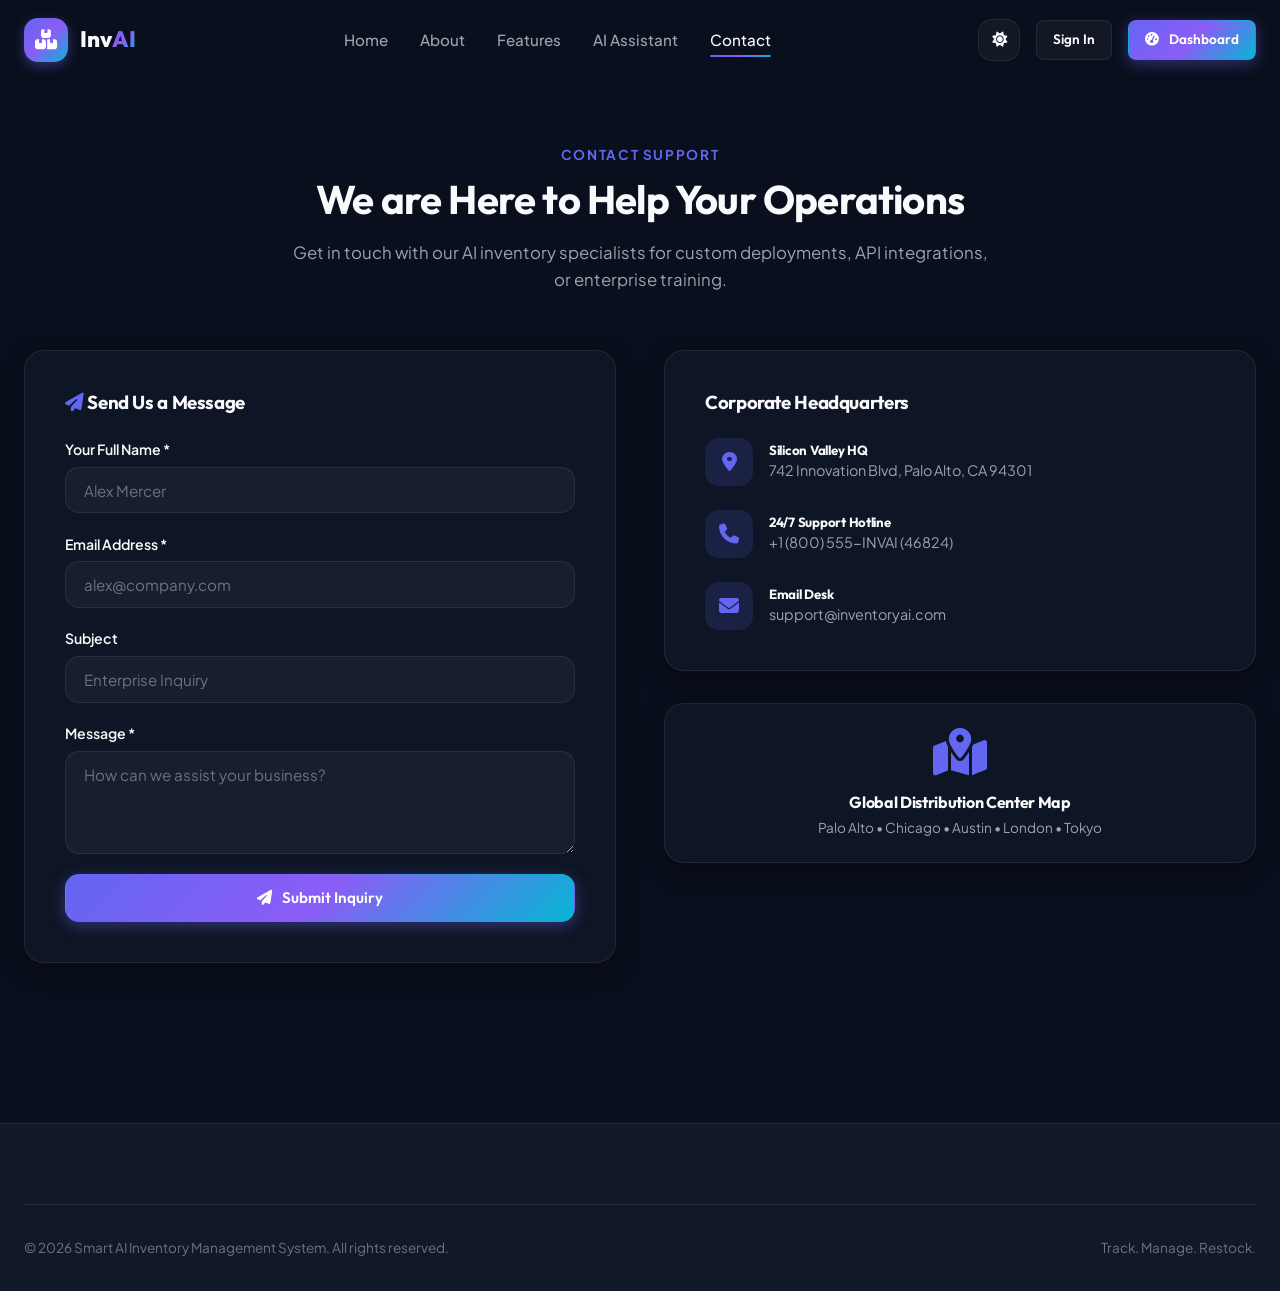
<file: contact.html>
<!DOCTYPE html>
<html lang="en" data-theme="dark">
<head>
    <meta charset="UTF-8">
    <meta name="viewport" content="width=device-width, initial-scale=1.0">
    <title>Contact Us | Smart AI Inventory Management System</title>
    <!-- Google Fonts -->
    <link href="https://fonts.googleapis.com/css2?family=Outfit:wght@400;500;600;700;800&family=Plus+Jakarta+Sans:wght@300;400;500;600;700;800&display=swap" rel="stylesheet">
    <!-- Font Awesome -->
    <link rel="stylesheet" href="https://cdnjs.cloudflare.com/ajax/libs/font-awesome/6.5.1/css/all.min.css">
    <!-- Stylesheets -->
    <link rel="stylesheet" href="css/style.css">
    <link rel="stylesheet" href="css/forms.css">
    <link rel="stylesheet" href="css/responsive.css">
</head>
<body>

    <!-- NAVBAR -->
    <nav class="navbar">
        <div class="container">
            <a href="index.html" class="brand-logo">
                <div class="logo-icon"><i class="fa-solid fa-boxes-stacked"></i></div>
                <span>Inv<span class="gradient-text">AI</span></span>
            </a>

            <ul class="nav-menu">
                <li><a href="index.html" class="nav-link">Home</a></li>
                <li><a href="index.html#about" class="nav-link">About</a></li>
                <li><a href="index.html#features" class="nav-link">Features</a></li>
                <li><a href="index.html#ai-highlights" class="nav-link">AI Assistant</a></li>
                <li><a href="contact.html" class="nav-link active">Contact</a></li>
            </ul>

            <div class="nav-actions">
                <button class="btn btn-icon theme-toggle-btn" title="Toggle Theme"><i class="fa-solid fa-sun"></i></button>
                <a href="login.html" class="btn btn-secondary btn-sm">Sign In</a>
                <a href="dashboard.html" class="btn btn-primary btn-sm"><i class="fa-solid fa-gauge-high"></i> Dashboard</a>
            </div>
        </div>
    </nav>

    <!-- CONTACT HERO SECTION -->
    <section class="contact-section" style="padding-top: calc(var(--navbar-height) + 4rem);">
        <div class="container">
            <div class="section-header">
                <span class="section-subtitle">Contact Support</span>
                <h2 class="section-title">We are Here to Help Your Operations</h2>
                <p class="section-desc">Get in touch with our AI inventory specialists for custom deployments, API integrations, or enterprise training.</p>
            </div>

            <div class="contact-grid" style="margin-bottom:4rem;">
                <div class="glass-card" style="padding:2.5rem;">
                    <h3 style="margin-bottom:1.5rem;"><i class="fa-solid fa-paper-plane" style="color:var(--primary);"></i> Send Us a Message</h3>

                    <form id="contact-page-form">
                        <div class="form-group">
                            <label class="form-label" for="c-name">Your Full Name *</label>
                            <input type="text" id="c-name" class="form-control" placeholder="Alex Mercer" required>
                        </div>

                        <div class="form-group">
                            <label class="form-label" for="c-email">Email Address *</label>
                            <input type="email" id="c-email" class="form-control" placeholder="alex@company.com" required>
                        </div>

                        <div class="form-group">
                            <label class="form-label" for="c-subject">Subject</label>
                            <input type="text" id="c-subject" class="form-control" placeholder="Enterprise Inquiry">
                        </div>

                        <div class="form-group">
                            <label class="form-label" for="c-message">Message *</label>
                            <textarea id="c-message" class="form-control" rows="4" placeholder="How can we assist your business?" required></textarea>
                        </div>

                        <button type="submit" class="btn btn-primary" style="width:100%;">
                            <i class="fa-solid fa-paper-plane"></i> Submit Inquiry
                        </button>
                    </form>
                </div>

                <div>
                    <div class="glass-card" style="padding:2.5rem; margin-bottom:2rem;">
                        <h3 style="margin-bottom:1.5rem;">Corporate Headquarters</h3>
                        
                        <div class="contact-info-list" style="margin:0;">
                            <div class="contact-info-item">
                                <div class="contact-icon"><i class="fa-solid fa-location-dot"></i></div>
                                <div>
                                    <h5>Silicon Valley HQ</h5>
                                    <p style="color:var(--text-muted); font-size:0.9rem;">742 Innovation Blvd, Palo Alto, CA 94301</p>
                                </div>
                            </div>

                            <div class="contact-info-item">
                                <div class="contact-icon"><i class="fa-solid fa-phone"></i></div>
                                <div>
                                    <h5>24/7 Support Hotline</h5>
                                    <p style="color:var(--text-muted); font-size:0.9rem;">+1 (800) 555-INVAI (46824)</p>
                                </div>
                            </div>

                            <div class="contact-info-item">
                                <div class="contact-icon"><i class="fa-solid fa-envelope"></i></div>
                                <div>
                                    <h5>Email Desk</h5>
                                    <p style="color:var(--text-muted); font-size:0.9rem;">support@inventoryai.com</p>
                                </div>
                            </div>
                        </div>
                    </div>

                    <!-- GOOGLE MAP PLACEHOLDER -->
                    <div class="glass-card" style="padding:1.5rem; text-align:center;">
                        <i class="fa-solid fa-map-location-dot fa-3x" style="color:var(--primary); margin-bottom:1rem;"></i>
                        <h4>Global Distribution Center Map</h4>
                        <p style="color:var(--text-muted); font-size:0.85rem; margin-top:0.3rem;">Palo Alto • Chicago • Austin • London • Tokyo</p>
                    </div>
                </div>
            </div>
        </div>
    </section>

    <!-- FOOTER -->
    <footer class="footer">
        <div class="container">
            <div class="footer-bottom">
                <p>&copy; 2026 Smart AI Inventory Management System. All rights reserved.</p>
                <p>Track. Manage. Restock.</p>
            </div>
        </div>
    </footer>

    <!-- Scripts -->
    <script src="js/storage.js"></script>
    <script src="js/app.js"></script>
    <script>
        document.getElementById('contact-page-form').addEventListener('submit', (e) => {
            e.preventDefault();
            showToast('Thank you! Your message has been sent to our AI support team.', 'success', 'Inquiry Received');
            e.target.reset();
        });
    </script>
</body>
</html>
</file>
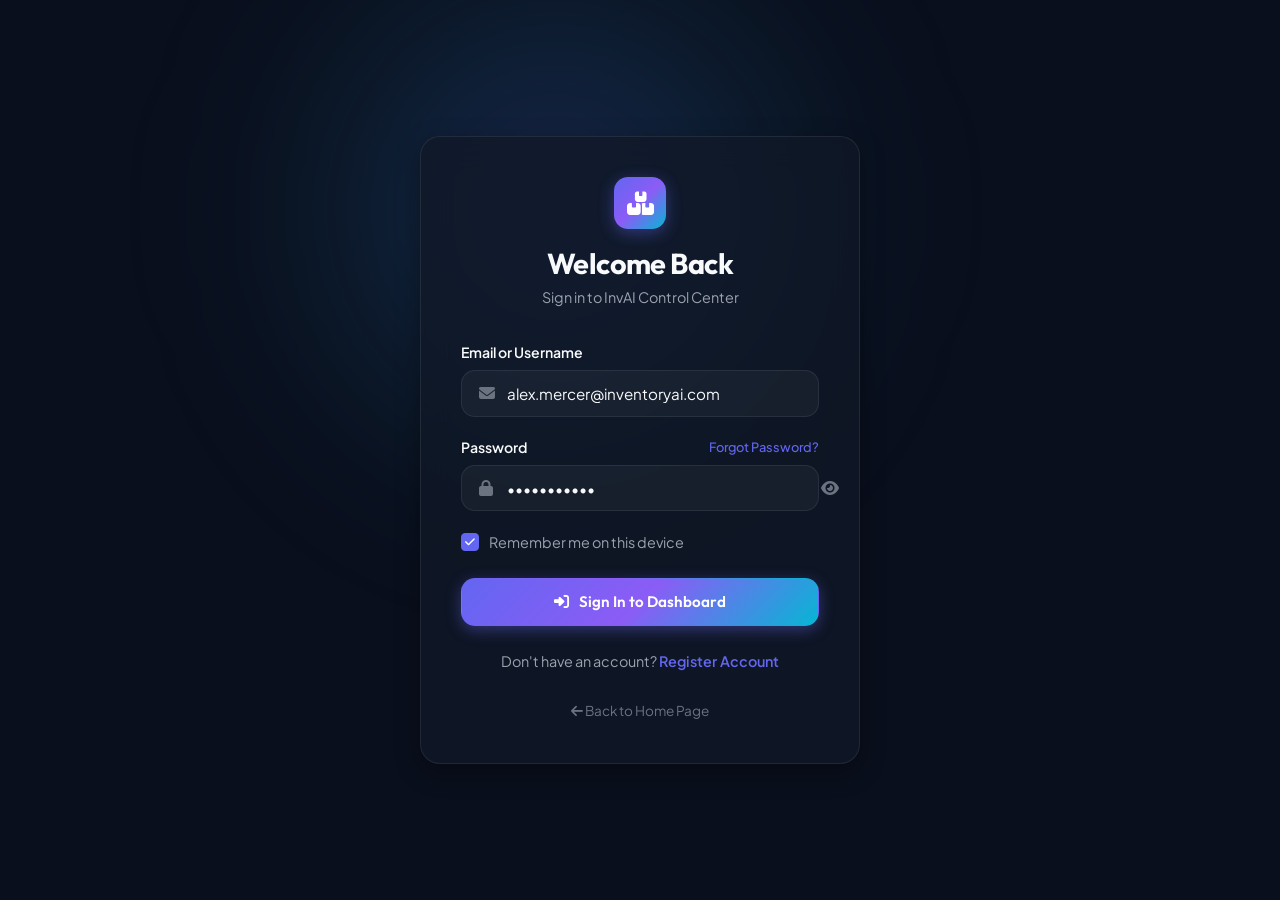
<file: login.html>
<!DOCTYPE html>
<html lang="en" data-theme="dark">
<head>
    <meta charset="UTF-8">
    <meta name="viewport" content="width=device-width, initial-scale=1.0">
    <title>Login | Smart AI Inventory Management System</title>
    <!-- Google Fonts -->
    <link href="https://fonts.googleapis.com/css2?family=Outfit:wght@400;500;600;700;800&family=Plus+Jakarta+Sans:wght@300;400;500;600;700;800&display=swap" rel="stylesheet">
    <!-- Font Awesome -->
    <link rel="stylesheet" href="https://cdnjs.cloudflare.com/ajax/libs/font-awesome/6.5.1/css/all.min.css">
    <!-- Stylesheets -->
    <link rel="stylesheet" href="css/style.css">
    <link rel="stylesheet" href="css/forms.css">
    <link rel="stylesheet" href="css/responsive.css">
    <style>
        .auth-wrapper {
            min-height: 100vh;
            display: flex;
            align-items: center;
            justify-content: center;
            padding: 2rem 1rem;
            position: relative;
            overflow: hidden;
            background: var(--bg-primary);
        }
        .auth-wrapper::before {
            content: '';
            position: absolute;
            width: 600px;
            height: 600px;
            background: radial-gradient(circle, rgba(99, 102, 241, 0.25) 0%, rgba(6, 182, 212, 0.1) 50%, transparent 70%);
            filter: blur(90px);
            top: -10%;
            left: 20%;
            pointer-events: none;
        }
        .auth-card {
            width: 100%;
            max-width: 440px;
            padding: 2.5rem;
            position: relative;
            z-index: 2;
        }
        .auth-header {
            text-align: center;
            margin-bottom: 2rem;
        }
        .auth-header .logo-icon {
            width: 52px;
            height: 52px;
            border-radius: var(--radius-md);
            background: var(--gradient-primary);
            color: #FFF;
            display: flex;
            align-items: center;
            justify-content: center;
            font-size: 1.5rem;
            margin: 0 auto 1rem auto;
            box-shadow: 0 4px 15px rgba(99, 102, 241, 0.4);
        }
        .auth-header h2 {
            font-size: 1.8rem;
            margin-bottom: 0.3rem;
        }
        .auth-header p {
            font-size: 0.9rem;
            color: var(--text-muted);
        }
        .auth-footer-links {
            text-align: center;
            margin-top: 1.5rem;
            font-size: 0.9rem;
            color: var(--text-muted);
        }
        .auth-footer-links a {
            color: var(--primary);
            font-weight: 600;
        }
    </style>
</head>
<body>

    <div class="auth-wrapper">
        <div class="auth-card glass-card">
            <div class="auth-header">
                <div class="logo-icon">
                    <i class="fa-solid fa-boxes-stacked"></i>
                </div>
                <h2>Welcome Back</h2>
                <p>Sign in to InvAI Control Center</p>
            </div>

            <form id="login-form">
                <div class="form-group" id="group-email">
                    <label class="form-label" for="login-email">Email or Username</label>
                    <div class="input-icon-wrapper">
                        <i class="fa-solid fa-envelope"></i>
                        <input type="email" id="login-email" class="form-control" placeholder="alex.mercer@inventoryai.com" value="alex.mercer@inventoryai.com" required>
                    </div>
                    <span class="form-error-msg">Please enter a valid email address</span>
                </div>

                <div class="form-group" id="group-password">
                    <label class="form-label" for="login-password">
                        Password
                        <a href="#" onclick="openModal('forgot-modal'); return false;" style="font-weight:500; font-size:0.8rem; color:var(--primary);">Forgot Password?</a>
                    </label>
                    <div class="input-icon-wrapper" style="position:relative;">
                        <i class="fa-solid fa-lock"></i>
                        <input type="password" id="login-password" class="form-control" placeholder="••••••••" value="password123" required>
                        <button type="button" class="password-toggle-btn" id="toggle-pwd-btn" title="Show/Hide Password">
                            <i class="fa-solid fa-eye"></i>
                        </button>
                    </div>
                    <span class="form-error-msg">Password must be at least 6 characters</span>
                </div>

                <div style="display:flex; justify-content:space-between; align-items:center; margin-bottom:1.5rem;">
                    <label class="checkbox-group">
                        <input type="checkbox" id="remember-me" checked>
                        <span>Remember me on this device</span>
                    </label>
                </div>

                <button type="submit" class="btn btn-primary" style="width:100%;">
                    <i class="fa-solid fa-right-to-bracket"></i> Sign In to Dashboard
                </button>
            </form>

            <div class="auth-footer-links">
                Don't have an account? <a href="register.html">Register Account</a>
            </div>
            <div style="text-align:center; margin-top:1.5rem;">
                <a href="index.html" style="font-size:0.85rem; color:var(--text-dim);"><i class="fa-solid fa-arrow-left"></i> Back to Home Page</a>
            </div>
        </div>
    </div>

    <!-- Forgot Password Modal -->
    <div id="forgot-modal" class="modal-overlay">
        <div class="modal-card">
            <div class="modal-header">
                <h3 class="modal-title"><i class="fa-solid fa-key" style="color:var(--primary);"></i> Reset Password</h3>
                <button class="modal-close-btn" onclick="closeModal('forgot-modal')"><i class="fa-solid fa-xmark"></i></button>
            </div>
            <div class="modal-body">
                <p style="color:var(--text-muted); font-size:0.9rem; margin-bottom:1rem;">Enter your account email address and we will send you a password reset code.</p>
                <div class="form-group">
                    <label class="form-label">Email Address</label>
                    <input type="email" class="form-control" placeholder="yourname@company.com">
                </div>
            </div>
            <div class="modal-footer">
                <button class="btn btn-secondary" onclick="closeModal('forgot-modal')">Cancel</button>
                <button class="btn btn-primary" onclick="showToast('Password reset link sent to your email!', 'success'); closeModal('forgot-modal');">Send Reset Code</button>
            </div>
        </div>
    </div>

    <script src="js/storage.js"></script>
    <script src="js/app.js"></script>
    <script>
        // Password toggle
        const pwdInput = document.getElementById('login-password');
        const toggleBtn = document.getElementById('toggle-pwd-btn');
        if (toggleBtn && pwdInput) {
            toggleBtn.addEventListener('click', () => {
                const type = pwdInput.type === 'password' ? 'text' : 'password';
                pwdInput.type = type;
                toggleBtn.querySelector('i').className = type === 'password' ? 'fa-solid fa-eye' : 'fa-solid fa-eye-slash';
            });
        }

        // Form Submit
        document.getElementById('login-form').addEventListener('submit', (e) => {
            e.preventDefault();
            const email = document.getElementById('login-email').value.trim();
            const password = document.getElementById('login-password').value;

            if (!email || !password) {
                showToast('Please enter both email and password.', 'danger', 'Authentication Error');
                return;
            }

            showToast('Login successful! Redirecting to dashboard...', 'success', 'Welcome Alex Mercer');
            setTimeout(() => {
                window.location.href = 'dashboard.html';
            }, 1000);
        });
    </script>
</body>
</html>
</file>
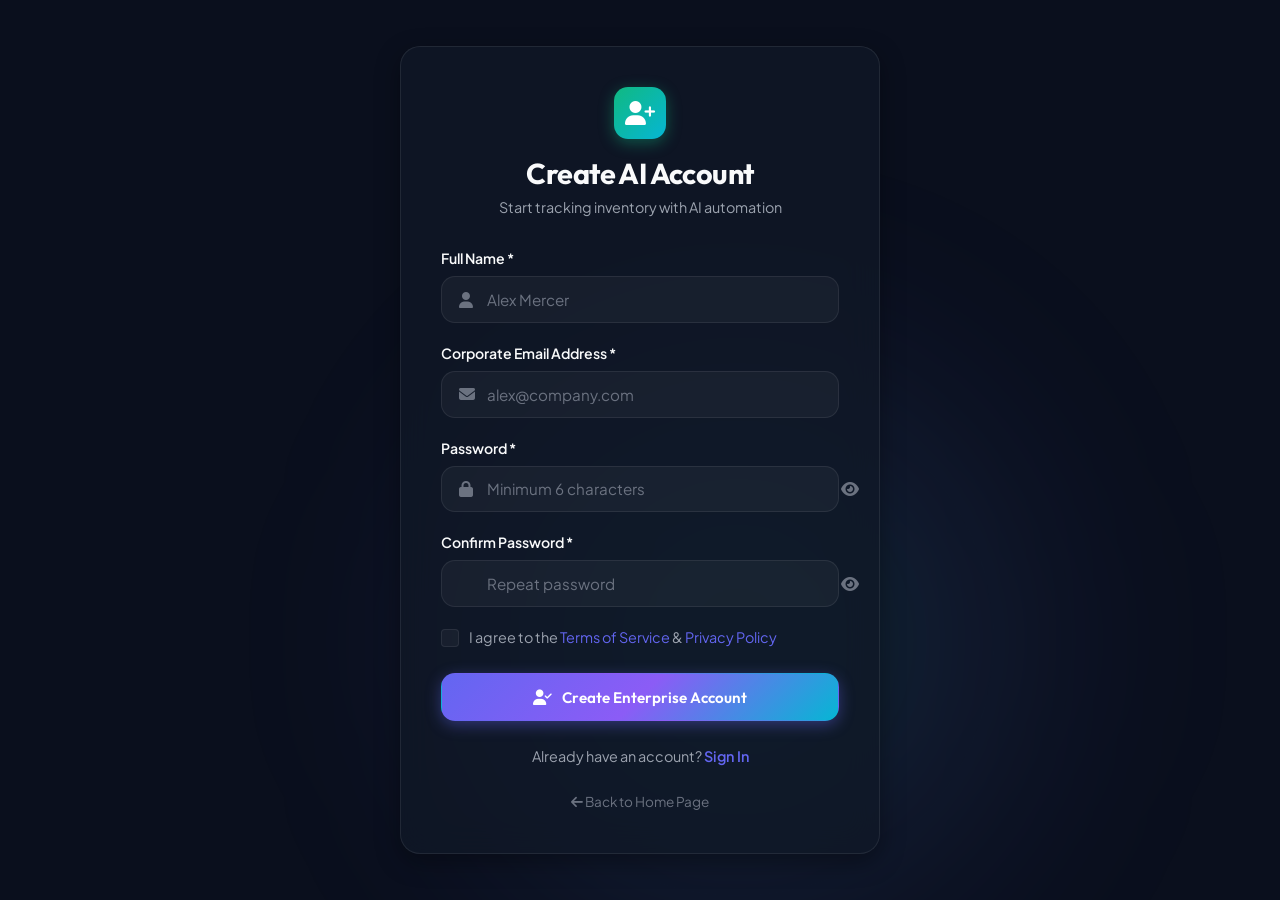
<file: register.html>
<!DOCTYPE html>
<html lang="en" data-theme="dark">
<head>
    <meta charset="UTF-8">
    <meta name="viewport" content="width=device-width, initial-scale=1.0">
    <title>Register Account | Smart AI Inventory System</title>
    <!-- Google Fonts -->
    <link href="https://fonts.googleapis.com/css2?family=Outfit:wght@400;500;600;700;800&family=Plus+Jakarta+Sans:wght@300;400;500;600;700;800&display=swap" rel="stylesheet">
    <!-- Font Awesome -->
    <link rel="stylesheet" href="https://cdnjs.cloudflare.com/ajax/libs/font-awesome/6.5.1/css/all.min.css">
    <!-- Stylesheets -->
    <link rel="stylesheet" href="css/style.css">
    <link rel="stylesheet" href="css/forms.css">
    <link rel="stylesheet" href="css/responsive.css">
    <style>
        .auth-wrapper {
            min-height: 100vh;
            display: flex;
            align-items: center;
            justify-content: center;
            padding: 2rem 1rem;
            position: relative;
            background: var(--bg-primary);
            overflow: hidden;
        }
        .auth-wrapper::before {
            content: '';
            position: absolute;
            width: 700px;
            height: 700px;
            background: radial-gradient(circle, rgba(16, 185, 129, 0.18) 0%, rgba(99, 102, 241, 0.1) 50%, transparent 70%);
            filter: blur(100px);
            bottom: -10%;
            right: 15%;
            pointer-events: none;
        }
        .auth-card {
            width: 100%;
            max-width: 480px;
            padding: 2.5rem;
            position: relative;
            z-index: 2;
        }
        .auth-header {
            text-align: center;
            margin-bottom: 1.8rem;
        }
        .auth-header .logo-icon {
            width: 52px;
            height: 52px;
            border-radius: var(--radius-md);
            background: var(--gradient-accent);
            color: #FFF;
            display: flex;
            align-items: center;
            justify-content: center;
            font-size: 1.5rem;
            margin: 0 auto 1rem auto;
            box-shadow: 0 4px 15px rgba(16, 185, 129, 0.4);
        }
        .auth-header h2 {
            font-size: 1.8rem;
            margin-bottom: 0.3rem;
        }
        .auth-header p {
            font-size: 0.9rem;
            color: var(--text-muted);
        }
    </style>
</head>
<body>

    <div class="auth-wrapper">
        <div class="auth-card glass-card">
            <div class="auth-header">
                <div class="logo-icon">
                    <i class="fa-solid fa-user-plus"></i>
                </div>
                <h2>Create AI Account</h2>
                <p>Start tracking inventory with AI automation</p>
            </div>

            <form id="register-form">
                <div class="form-group">
                    <label class="form-label" for="reg-name">Full Name *</label>
                    <div class="input-icon-wrapper">
                        <i class="fa-solid fa-user"></i>
                        <input type="text" id="reg-name" class="form-control" placeholder="Alex Mercer" required>
                    </div>
                </div>

                <div class="form-group">
                    <label class="form-label" for="reg-email">Corporate Email Address *</label>
                    <div class="input-icon-wrapper">
                        <i class="fa-solid fa-envelope"></i>
                        <input type="email" id="reg-email" class="form-control" placeholder="alex@company.com" required>
                    </div>
                </div>

                <div class="form-group">
                    <label class="form-label" for="reg-password">Password *</label>
                    <div class="input-icon-wrapper" style="position:relative;">
                        <i class="fa-solid fa-lock"></i>
                        <input type="password" id="reg-password" class="form-control" placeholder="Minimum 6 characters" required>
                        <button type="button" class="password-toggle-btn" id="toggle-pwd-btn-1">
                            <i class="fa-solid fa-eye"></i>
                        </button>
                    </div>
                </div>

                <div class="form-group">
                    <label class="form-label" for="reg-confirm">Confirm Password *</label>
                    <div class="input-icon-wrapper" style="position:relative;">
                        <i class="fa-solid fa-shield-check"></i>
                        <input type="password" id="reg-confirm" class="form-control" placeholder="Repeat password" required>
                        <button type="button" class="password-toggle-btn" id="toggle-pwd-btn-2">
                            <i class="fa-solid fa-eye"></i>
                        </button>
                    </div>
                </div>

                <div style="margin-bottom:1.5rem;">
                    <label class="checkbox-group">
                        <input type="checkbox" id="reg-terms" required>
                        <span>I agree to the <a href="#" style="color:var(--primary);">Terms of Service</a> & <a href="#" style="color:var(--primary);">Privacy Policy</a></span>
                    </label>
                </div>

                <button type="submit" class="btn btn-primary" style="width:100%;">
                    <i class="fa-solid fa-user-check"></i> Create Enterprise Account
                </button>
            </form>

            <div style="text-align:center; margin-top:1.5rem; font-size:0.9rem; color:var(--text-muted);">
                Already have an account? <a href="login.html" style="color:var(--primary); font-weight:600;">Sign In</a>
            </div>
            <div style="text-align:center; margin-top:1.2rem;">
                <a href="index.html" style="font-size:0.85rem; color:var(--text-dim);"><i class="fa-solid fa-arrow-left"></i> Back to Home Page</a>
            </div>
        </div>
    </div>

    <script src="js/storage.js"></script>
    <script src="js/app.js"></script>
    <script>
        // Password toggles
        function setupToggle(btnId, inputId) {
            const btn = document.getElementById(btnId);
            const input = document.getElementById(inputId);
            if (btn && input) {
                btn.addEventListener('click', () => {
                    const type = input.type === 'password' ? 'text' : 'password';
                    input.type = type;
                    btn.querySelector('i').className = type === 'password' ? 'fa-solid fa-eye' : 'fa-solid fa-eye-slash';
                });
            }
        }
        setupToggle('toggle-pwd-btn-1', 'reg-password');
        setupToggle('toggle-pwd-btn-2', 'reg-confirm');

        // Form Submit
        document.getElementById('register-form').addEventListener('submit', (e) => {
            e.preventDefault();
            const name = document.getElementById('reg-name').value.trim();
            const email = document.getElementById('reg-email').value.trim();
            const password = document.getElementById('reg-password').value;
            const confirm = document.getElementById('reg-confirm').value;

            if (password !== confirm) {
                showToast('Passwords do not match. Please verify.', 'danger', 'Validation Error');
                return;
            }

            if (password.length < 6) {
                showToast('Password must be at least 6 characters long.', 'danger', 'Weak Password');
                return;
            }

            // Save new user info into LocalStorage
            const newUser = {
                id: 'USR-' + Math.floor(1000 + Math.random() * 9000),
                name: name,
                email: email,
                phone: '+1 (555) 000-0000',
                role: 'Inventory Manager',
                avatar: 'https://images.unsplash.com/photo-1534528741775-53994a69daeb?w=150&auto=format&fit=crop&q=80',
                password: password
            };
            window.storage.saveUser(newUser);

            showToast('Account created successfully! Logging you in...', 'success', 'Welcome!');
            setTimeout(() => {
                window.location.href = 'dashboard.html';
            }, 1000);
        });
    </script>
</body>
</html>
</file>
<file: css/style.css>
/* ==========================================================================
   SMART AI INVENTORY MANAGEMENT SYSTEM - DESIGN SYSTEM & MAIN STYLES
   ========================================================================== */

@import url('https://fonts.googleapis.com/css2?family=Plus+Jakarta+Sans:wght@300;400;500;600;700;800&family=Outfit:wght@400;500;600;700;800&display=swap');

:root {
    /* Color Palette - Cyber Dark / Tech Mode */
    --bg-primary: #0A0F1D;
    --bg-secondary: #111827;
    --bg-tertiary: #1F2937;
    --bg-card: rgba(17, 24, 39, 0.75);
    --bg-glass: rgba(255, 255, 255, 0.04);
    
    /* Text Colors */
    --text-main: #F9FAFB;
    --text-muted: #9CA3AF;
    --text-dim: #6B7280;

    /* Brand Accents & Gradients */
    --primary: #6366F1;
    --primary-hover: #4F46E5;
    --primary-light: rgba(99, 102, 241, 0.15);
    --primary-glow: rgba(99, 102, 241, 0.35);

    --accent-teal: #10B981;
    --accent-teal-glow: rgba(16, 185, 129, 0.3);
    --accent-cyan: #06B6D4;
    --accent-cyan-glow: rgba(6, 182, 212, 0.3);
    --accent-purple: #8B5CF6;
    --accent-amber: #F59E0B;
    --accent-rose: #F43F5E;

    --gradient-primary: linear-gradient(135deg, #6366F1 0%, #8B5CF6 50%, #06B6D4 100%);
    --gradient-accent: linear-gradient(135deg, #10B981 0%, #06B6D4 100%);
    --gradient-fire: linear-gradient(135deg, #F59E0B 0%, #F43F5E 100%);
    --gradient-glass: linear-gradient(135deg, rgba(255,255,255,0.07) 0%, rgba(255,255,255,0.02) 100%);
    
    /* Borders & Lines */
    --border-color: rgba(255, 255, 255, 0.08);
    --border-highlight: rgba(99, 102, 241, 0.3);
    
    /* Shadows & Effects */
    --shadow-sm: 0 2px 4px rgba(0, 0, 0, 0.2);
    --shadow-md: 0 8px 24px rgba(0, 0, 0, 0.35);
    --shadow-lg: 0 16px 40px rgba(0, 0, 0, 0.5);
    --shadow-glow: 0 0 25px rgba(99, 102, 241, 0.25);
    
    /* Layout Dimensions */
    --radius-sm: 8px;
    --radius-md: 14px;
    --radius-lg: 20px;
    --radius-full: 9999px;
    --navbar-height: 80px;

    /* Transition Speeds */
    --transition-fast: 0.2s cubic-bezier(0.4, 0, 0.2, 1);
    --transition-normal: 0.3s cubic-bezier(0.4, 0, 0.2, 1);
    --transition-slow: 0.5s cubic-bezier(0.4, 0, 0.2, 1);
}

/* Light Theme Variables Toggle Override */
[data-theme="light"] {
    --bg-primary: #F8FAFC;
    --bg-secondary: #FFFFFF;
    --bg-tertiary: #F1F5F9;
    --bg-card: rgba(255, 255, 255, 0.85);
    --bg-glass: rgba(0, 0, 0, 0.03);
    
    --text-main: #0F172A;
    --text-muted: #475569;
    --text-dim: #64748B;
    
    --border-color: rgba(0, 0, 0, 0.08);
    --border-highlight: rgba(99, 102, 241, 0.4);
    
    --shadow-md: 0 8px 24px rgba(15, 23, 42, 0.08);
    --shadow-lg: 0 16px 40px rgba(15, 23, 42, 0.12);
    --shadow-glow: 0 0 20px rgba(99, 102, 241, 0.15);
}

/* Reset & Base Setup */
*, *::before, *::after {
    box-sizing: border-box;
    margin: 0;
    padding: 0;
}

html {
    scroll-behavior: smooth;
    font-size: 16px;
}

body {
    font-family: 'Plus Jakarta Sans', sans-serif;
    background-color: var(--bg-primary);
    color: var(--text-main);
    line-height: 1.6;
    overflow-x: hidden;
    transition: background-color var(--transition-normal), color var(--transition-normal);
    min-height: 100vh;
}

h1, h2, h3, h4, h5, h6 {
    font-family: 'Outfit', sans-serif;
    font-weight: 700;
    line-height: 1.25;
    letter-spacing: -0.02em;
}

a {
    color: inherit;
    text-decoration: none;
    transition: color var(--transition-fast);
}

ul {
    list-style: none;
}

img {
    max-width: 100%;
    height: auto;
    display: block;
}

/* Custom Scrollbar */
::-webkit-scrollbar {
    width: 8px;
    height: 8px;
}

::-webkit-scrollbar-track {
    background: var(--bg-primary);
}

::-webkit-scrollbar-thumb {
    background: var(--bg-tertiary);
    border-radius: var(--radius-full);
}

::-webkit-scrollbar-thumb:hover {
    background: var(--primary);
}

/* Common Layout Containers */
.container {
    width: 100%;
    max-width: 1280px;
    margin: 0 auto;
    padding: 0 1.5rem;
}

/* Typography Helpers & Badges */
.gradient-text {
    background: var(--gradient-primary);
    -webkit-background-clip: text;
    -webkit-text-fill-color: transparent;
}

.gradient-accent-text {
    background: var(--gradient-accent);
    -webkit-background-clip: text;
    -webkit-text-fill-color: transparent;
}

.badge-ai {
    display: inline-flex;
    align-items: center;
    gap: 0.5rem;
    padding: 0.35rem 0.9rem;
    border-radius: var(--radius-full);
    background: rgba(99, 102, 241, 0.12);
    border: 1px solid rgba(99, 102, 241, 0.3);
    color: var(--primary);
    font-size: 0.85rem;
    font-weight: 600;
    letter-spacing: 0.03em;
    backdrop-filter: blur(8px);
}

.badge-ai i {
    color: var(--accent-cyan);
    animation: pulse 2s infinite;
}

/* Reusable Glassmorphism Card */
.glass-card {
    background: var(--bg-card);
    backdrop-filter: blur(16px);
    -webkit-backdrop-filter: blur(16px);
    border: 1px solid var(--border-color);
    border-radius: var(--radius-lg);
    box-shadow: var(--shadow-md);
    transition: transform var(--transition-normal), border-color var(--transition-normal), box-shadow var(--transition-normal);
}

.glass-card:hover {
    border-color: var(--border-highlight);
    box-shadow: var(--shadow-glow);
}

/* Reusable Buttons */
.btn {
    display: inline-flex;
    align-items: center;
    justify-content: center;
    gap: 0.6rem;
    padding: 0.85rem 1.75rem;
    font-family: 'Outfit', sans-serif;
    font-size: 0.95rem;
    font-weight: 600;
    border-radius: var(--radius-md);
    border: 1px solid transparent;
    cursor: pointer;
    transition: all var(--transition-normal);
    user-select: none;
    white-space: nowrap;
}

.btn-primary {
    background: var(--gradient-primary);
    color: #FFFFFF;
    box-shadow: 0 4px 15px rgba(99, 102, 241, 0.4);
}

.btn-primary:hover {
    transform: translateY(-2px);
    box-shadow: 0 8px 25px rgba(99, 102, 241, 0.6);
    color: #FFFFFF;
}

.btn-secondary {
    background: var(--bg-glass);
    color: var(--text-main);
    border: 1px solid var(--border-color);
    backdrop-filter: blur(8px);
}

.btn-secondary:hover {
    background: rgba(255, 255, 255, 0.08);
    border-color: var(--primary);
    color: var(--primary);
    transform: translateY(-2px);
}

.btn-icon {
    width: 42px;
    height: 42px;
    padding: 0;
    border-radius: var(--radius-md);
    background: var(--bg-glass);
    border: 1px solid var(--border-color);
    color: var(--text-main);
}

.btn-icon:hover {
    border-color: var(--primary);
    color: var(--primary);
    background: var(--primary-light);
}

.btn-sm {
    padding: 0.5rem 1rem;
    font-size: 0.85rem;
    border-radius: var(--radius-sm);
}

/* Section Title Headers */
.section-header {
    text-align: center;
    max-width: 700px;
    margin: 0 auto 3.5rem auto;
}

.section-header .section-subtitle {
    text-transform: uppercase;
    font-size: 0.85rem;
    font-weight: 700;
    letter-spacing: 0.12em;
    color: var(--primary);
    margin-bottom: 0.5rem;
    display: block;
}

.section-header .section-title {
    font-size: 2.5rem;
    margin-bottom: 1rem;
    color: var(--text-main);
}

.section-header .section-desc {
    color: var(--text-muted);
    font-size: 1.05rem;
}

/* ==========================================================================
   NAVBAR & HEADER
   ========================================================================== */

.navbar {
    position: fixed;
    top: 0;
    left: 0;
    width: 100%;
    height: var(--navbar-height);
    z-index: 1000;
    transition: background-color var(--transition-normal), backdrop-filter var(--transition-normal), border-color var(--transition-normal);
}

.navbar.scrolled {
    background: var(--bg-card);
    backdrop-filter: blur(20px);
    -webkit-backdrop-filter: blur(20px);
    border-bottom: 1px solid var(--border-color);
    box-shadow: var(--shadow-md);
}

.navbar .container {
    height: 100%;
    display: flex;
    align-items: center;
    justify-content: space-between;
}

.brand-logo {
    display: flex;
    align-items: center;
    gap: 0.75rem;
    font-family: 'Outfit', sans-serif;
    font-size: 1.4rem;
    font-weight: 800;
    color: var(--text-main);
}

.brand-logo .logo-icon {
    width: 44px;
    height: 44px;
    border-radius: var(--radius-md);
    background: var(--gradient-primary);
    display: flex;
    align-items: center;
    justify-content: center;
    color: #FFFFFF;
    font-size: 1.25rem;
    box-shadow: 0 4px 12px rgba(99, 102, 241, 0.4);
}

.nav-menu {
    display: flex;
    align-items: center;
    gap: 2rem;
}

.nav-link {
    font-size: 0.95rem;
    font-weight: 500;
    color: var(--text-muted);
    position: relative;
    padding: 0.5rem 0;
}

.nav-link:hover, .nav-link.active {
    color: var(--text-main);
}

.nav-link::after {
    content: '';
    position: absolute;
    bottom: 0;
    left: 0;
    width: 0%;
    height: 2px;
    background: var(--gradient-primary);
    transition: width var(--transition-fast);
    border-radius: var(--radius-full);
}

.nav-link:hover::after, .nav-link.active::after {
    width: 100%;
}

.nav-actions {
    display: flex;
    align-items: center;
    gap: 1rem;
}

.mobile-toggle {
    display: none;
    font-size: 1.4rem;
    color: var(--text-main);
    cursor: pointer;
    background: none;
    border: none;
}

/* ==========================================================================
   HERO SECTION
   ========================================================================== */

.hero-section {
    padding-top: calc(var(--navbar-height) + 4rem);
    padding-bottom: 6rem;
    position: relative;
    overflow: hidden;
}

.hero-section::before {
    content: '';
    position: absolute;
    top: -20%;
    left: 50%;
    transform: translateX(-50%);
    width: 800px;
    height: 600px;
    background: radial-gradient(circle, rgba(99, 102, 241, 0.18) 0%, rgba(6, 182, 212, 0.08) 50%, transparent 70%);
    filter: blur(80px);
    pointer-events: none;
    z-index: 0;
}

.hero-grid {
    display: grid;
    grid-template-columns: 1fr 1fr;
    gap: 3.5rem;
    align-items: center;
    position: relative;
    z-index: 1;
}

.hero-content h1 {
    font-size: 3.5rem;
    margin: 1.2rem 0;
    letter-spacing: -0.03em;
}

.hero-content p {
    font-size: 1.15rem;
    color: var(--text-muted);
    margin-bottom: 2.2rem;
    max-width: 540px;
}

.hero-buttons {
    display: flex;
    gap: 1.2rem;
    align-items: center;
    margin-bottom: 3rem;
}

.hero-trust {
    display: flex;
    align-items: center;
    gap: 1.5rem;
    padding-top: 1.5rem;
    border-top: 1px solid var(--border-color);
}

.trust-avatars {
    display: flex;
}

.trust-avatars img {
    width: 38px;
    height: 38px;
    border-radius: 50%;
    border: 2px solid var(--bg-primary);
    margin-left: -10px;
}

.trust-avatars img:first-child {
    margin-left: 0;
}

.trust-text p {
    font-size: 0.88rem;
    font-weight: 600;
    color: var(--text-main);
    margin: 0;
}

.trust-text span {
    font-size: 0.78rem;
    color: var(--text-muted);
}

/* Hero Interactive Mockup Preview */
.hero-visual {
    position: relative;
}

.hero-preview-card {
    padding: 1.5rem;
    border-radius: var(--radius-lg);
    background: var(--bg-card);
    border: 1px solid var(--border-color);
    box-shadow: var(--shadow-lg);
    position: relative;
}

.mock-window-bar {
    display: flex;
    align-items: center;
    gap: 0.5rem;
    margin-bottom: 1.2rem;
    padding-bottom: 0.75rem;
    border-bottom: 1px solid var(--border-color);
}

.dot {
    width: 10px;
    height: 10px;
    border-radius: 50%;
}
.dot-red { background: #FF5F56; }
.dot-yellow { background: #FFBD2E; }
.dot-green { background: #27C93F; }

.mock-title {
    font-size: 0.8rem;
    color: var(--text-dim);
    margin-left: auto;
    font-weight: 600;
}

.mock-body {
    display: flex;
    flex-direction: column;
    gap: 1rem;
}

.mock-stats-row {
    display: grid;
    grid-template-columns: repeat(3, 1fr);
    gap: 1rem;
}

.mock-stat {
    padding: 1rem;
    background: var(--bg-glass);
    border: 1px solid var(--border-color);
    border-radius: var(--radius-md);
}

.mock-stat span {
    font-size: 0.75rem;
    color: var(--text-muted);

}

.mock-stat h4 {
    font-size: 1.25rem;
    color: var(--text-main);
    margin-top: 0.2rem;
}

.mock-chart-placeholder {
    height: 140px;
    background: rgba(99, 102, 241, 0.05);
    border: 1px dashed rgba(99, 102, 241, 0.3);
    border-radius: var(--radius-md);
    display: flex;
    align-items: center;
    justify-content: center;
    flex-direction: column;
    gap: 0.5rem;
    color: var(--primary);
}

/* Floating Badges on Hero */
.floating-badge {
    position: absolute;
    padding: 0.85rem 1.2rem;
    border-radius: var(--radius-md);
    background: var(--bg-card);
    backdrop-filter: blur(20px);
    border: 1px solid var(--border-highlight);
    box-shadow: var(--shadow-lg);
    display: flex;
    align-items: center;
    gap: 0.8rem;
    z-index: 2;
    animation: float 4s ease-in-out infinite;
}

.floating-badge-1 {
    top: -20px;
    right: -20px;
}

.floating-badge-2 {
    bottom: -25px;
    left: -20px;
    animation-delay: 2s;
}

.floating-icon {
    width: 36px;
    height: 36px;
    border-radius: var(--radius-sm);
    display: flex;
    align-items: center;
    justify-content: center;
    font-size: 1.1rem;
}

/* ==========================================================================
   ABOUT & FEATURES SECTION
   ========================================================================== */

.features-section, .about-section {
    padding: 6rem 0;
    position: relative;
}

.features-grid {
    display: grid;
    grid-template-columns: repeat(3, 1fr);
    gap: 2rem;
}

.feature-card {
    padding: 2.2rem;
    position: relative;
    overflow: hidden;
}

.feature-icon {
    width: 60px;
    height: 60px;
    border-radius: var(--radius-md);
    background: var(--primary-light);
    color: var(--primary);
    display: flex;
    align-items: center;
    justify-content: center;
    font-size: 1.6rem;
    margin-bottom: 1.5rem;
    transition: transform var(--transition-normal);
}

.feature-card:hover .feature-icon {
    transform: scale(1.1) rotate(5deg);
    background: var(--gradient-primary);
    color: #FFFFFF;
    box-shadow: var(--shadow-glow);
}

.feature-card h3 {
    font-size: 1.35rem;
    margin-bottom: 0.8rem;
}

.feature-card p {
    color: var(--text-muted);
    font-size: 0.95rem;
}

/* ==========================================================================
   STATISTICS COUNTER SECTION
   ========================================================================== */

.stats-section {
    padding: 5rem 0;
    background: var(--gradient-glass);
    border-top: 1px solid var(--border-color);
    border-bottom: 1px solid var(--border-color);
    position: relative;
}

.stats-grid {
    display: grid;
    grid-template-columns: repeat(4, 1fr);
    gap: 2rem;
    text-align: center;
}

.stat-item h3 {
    font-size: 3rem;
    font-weight: 800;
    margin-bottom: 0.3rem;
}

.stat-item p {
    color: var(--text-muted);
    font-size: 1rem;
    font-weight: 600;
}

/* ==========================================================================
   AI FEATURE HIGHLIGHTS
   ========================================================================== */

.ai-highlights-section {
    padding: 6rem 0;
}

.ai-showcase-grid {
    display: grid;
    grid-template-columns: 1.1fr 0.9fr;
    gap: 3.5rem;
    align-items: center;
}

.ai-feature-list {
    display: flex;
    flex-direction: column;
    gap: 1.5rem;
}

.ai-feature-item {
    display: flex;
    align-items: flex-start;
    gap: 1.2rem;
    padding: 1.2rem;
    border-radius: var(--radius-md);
    background: var(--bg-glass);
    border: 1px solid var(--border-color);
    transition: all var(--transition-normal);
}

.ai-feature-item:hover {
    border-color: var(--primary);
    background: var(--primary-light);
    transform: translateX(8px);
}

.ai-item-icon {
    width: 42px;
    height: 42px;
    border-radius: var(--radius-sm);
    background: var(--gradient-primary);
    color: #FFFFFF;
    display: flex;
    align-items: center;
    justify-content: center;
    font-size: 1.1rem;
    flex-shrink: 0;
}

.ai-item-text h4 {
    font-size: 1.1rem;
    margin-bottom: 0.3rem;
}

.ai-item-text p {
    font-size: 0.9rem;
    color: var(--text-muted);
}

.ai-radar-card {
    padding: 2.5rem;
    text-align: center;
    position: relative;
}

.ai-score-ring {
    width: 180px;
    height: 180px;
    border-radius: 50%;
    background: conic-gradient(var(--accent-teal) 0% 94%, rgba(255,255,255,0.1) 94% 100%);
    margin: 0 auto 1.5rem auto;
    display: flex;
    align-items: center;
    justify-content: center;
    position: relative;
    box-shadow: 0 0 30px var(--accent-teal-glow);
}

.ai-score-inner {
    width: 146px;
    height: 146px;
    border-radius: 50%;
    background: var(--bg-secondary);
    display: flex;
    flex-direction: column;
    align-items: center;
    justify-content: center;
}

.ai-score-inner h2 {
    font-size: 2.8rem;
    font-weight: 800;
    line-height: 1;
    color: var(--accent-teal);
}

.ai-score-inner span {
    font-size: 0.75rem;
    color: var(--text-muted);
    text-transform: uppercase;
    letter-spacing: 0.05em;
}

/* ==========================================================================
   WHY CHOOSE US (COMPARISON TABLE)
   ========================================================================== */

.why-choose-section {
    padding: 6rem 0;
    background: var(--bg-secondary);
    border-top: 1px solid var(--border-color);
}

.comparison-grid {
    display: grid;
    grid-template-columns: 1fr 1fr;
    gap: 2rem;
}

.comp-box {
    padding: 2.5rem;
    border-radius: var(--radius-lg);
    border: 1px solid var(--border-color);
}

.comp-box.traditional {
    background: rgba(244, 63, 94, 0.03);
    border-color: rgba(244, 63, 94, 0.2);
}

.comp-box.ai-smart {
    background: rgba(16, 185, 129, 0.04);
    border-color: rgba(16, 185, 129, 0.3);
    box-shadow: var(--shadow-glow);
}

.comp-header {
    display: flex;
    align-items: center;
    gap: 1rem;
    margin-bottom: 1.8rem;
}

.comp-header i {
    font-size: 1.8rem;
}

.comp-box.traditional .comp-header i { color: var(--accent-rose); }
.comp-box.ai-smart .comp-header i { color: var(--accent-teal); }

.comp-list li {
    display: flex;
    align-items: flex-start;
    gap: 0.8rem;
    margin-bottom: 1rem;
    font-size: 0.95rem;
    color: var(--text-muted);
}

.comp-box.traditional .comp-list i { color: var(--accent-rose); margin-top: 4px; }
.comp-box.ai-smart .comp-list i { color: var(--accent-teal); margin-top: 4px; }

/* ==========================================================================
   SCREENSHOTS / DEMO TAB SECTION
   ========================================================================== */

.screenshots-section {
    padding: 6rem 0;
}

.screenshot-tabs {
    display: flex;
    justify-content: center;
    gap: 1rem;
    margin-bottom: 2.5rem;
}

.tab-btn {
    padding: 0.75rem 1.5rem;
    border-radius: var(--radius-md);
    background: var(--bg-glass);
    border: 1px solid var(--border-color);
    color: var(--text-muted);
    font-weight: 600;
    cursor: pointer;
    transition: all var(--transition-normal);
}

.tab-btn.active, .tab-btn:hover {
    background: var(--gradient-primary);
    color: #FFFFFF;
    border-color: transparent;
    box-shadow: 0 4px 15px rgba(99, 102, 241, 0.3);
}

.screenshot-display {
    max-width: 1000px;
    margin: 0 auto;
    border-radius: var(--radius-lg);
    overflow: hidden;
    border: 1px solid var(--border-color);
    box-shadow: var(--shadow-lg);
    background: var(--bg-card);
}

.tab-content-panel {
    display: none;
    padding: 1rem;
}

.tab-content-panel.active {
    display: block;
    animation: fadeIn 0.4s ease-in-out;
}

.mock-window-frame {
    width: 100%;
    border-radius: var(--radius-md);
    overflow: hidden;
    border: 1px solid var(--border-color);
}

/* ==========================================================================
   TESTIMONIALS & CONTACT
   ========================================================================== */

.testimonials-section {
    padding: 6rem 0;
    background: var(--bg-secondary);
}

.testimonials-grid {
    display: grid;
    grid-template-columns: repeat(3, 1fr);
    gap: 2rem;
}

.testimonial-card {
    padding: 2rem;
    display: flex;
    flex-direction: column;
    justify-content: space-between;
}

.testimonial-stars {
    color: var(--accent-amber);
    margin-bottom: 1rem;
    font-size: 0.9rem;
}

.testimonial-text {
    font-size: 0.95rem;
    color: var(--text-muted);
    font-style: italic;
    margin-bottom: 1.5rem;
}

.testimonial-user {
    display: flex;
    align-items: center;
    gap: 1rem;
}

.testimonial-user img {
    width: 44px;
    height: 44px;
    border-radius: 50%;
    object-fit: cover;
}

.testimonial-user h5 {
    font-size: 1rem;
}

.testimonial-user span {
    font-size: 0.8rem;
    color: var(--text-dim);
}

.contact-section {
    padding: 6rem 0;
}

.contact-grid {
    display: grid;
    grid-template-columns: 1fr 1fr;
    gap: 3rem;
}

.contact-info-list {
    display: flex;
    flex-direction: column;
    gap: 1.5rem;
    margin-top: 2rem;
}

.contact-info-item {
    display: flex;
    align-items: center;
    gap: 1rem;
}

.contact-icon {
    width: 48px;
    height: 48px;
    border-radius: var(--radius-md);
    background: var(--primary-light);
    color: var(--primary);
    display: flex;
    align-items: center;
    justify-content: center;
    font-size: 1.25rem;
}

/* ==========================================================================
   FOOTER
   ========================================================================== */

.footer {
    background: var(--bg-secondary);
    border-top: 1px solid var(--border-color);
    padding: 5rem 0 2rem 0;
}

.footer-grid {
    display: grid;
    grid-template-columns: 1.5fr repeat(3, 1fr);
    gap: 3rem;
    margin-bottom: 4rem;
}

.footer-brand p {
    color: var(--text-muted);
    margin: 1rem 0 1.5rem 0;
    font-size: 0.95rem;
}

.social-links {
    display: flex;
    gap: 0.8rem;
}

.footer-col h4 {
    font-size: 1.1rem;
    margin-bottom: 1.2rem;
    color: var(--text-main);
}

.footer-links {
    display: flex;
    flex-direction: column;
    gap: 0.8rem;
}

.footer-links a {
    color: var(--text-muted);
    font-size: 0.9rem;
}

.footer-links a:hover {
    color: var(--primary);
    transform: translateX(4px);
}

.footer-bottom {
    padding-top: 2rem;
    border-top: 1px solid var(--border-color);
    display: flex;
    align-items: center;
    justify-content: space-between;
    font-size: 0.85rem;
    color: var(--text-dim);
}

/* Back To Top Floating Button */
.back-to-top {
    position: fixed;
    bottom: 2rem;
    right: 2rem;
    width: 46px;
    height: 46px;
    border-radius: 50%;
    background: var(--gradient-primary);
    color: #FFFFFF;
    display: flex;
    align-items: center;
    justify-content: center;
    font-size: 1.2rem;
    box-shadow: var(--shadow-lg);
    cursor: pointer;
    opacity: 0;
    visibility: hidden;
    transition: all var(--transition-normal);
    z-index: 999;
}

.back-to-top.show {
    opacity: 1;
    visibility: visible;
}

.back-to-top:hover {
    transform: translateY(-4px);
    box-shadow: 0 8px 25px rgba(99, 102, 241, 0.6);
}

/* Keyframe Animations */
@keyframes float {
    0%, 100% { transform: translateY(0); }
    50% { transform: translateY(-10px); }
}

@keyframes pulse {
    0%, 100% { opacity: 1; transform: scale(1); }
    50% { opacity: 0.6; transform: scale(0.95); }
}

@keyframes fadeIn {
    from { opacity: 0; transform: translateY(10px); }
    to { opacity: 1; transform: translateY(0); }
}
</file>
<file: css/forms.css>
/* ==========================================================================
   FORMS, INPUTS, MODALS & TOAST NOTIFICATIONS
   ========================================================================= */

.form-group {
    display: flex;
    flex-direction: column;
    gap: 0.4rem;
    margin-bottom: 1.2rem;
    position: relative;
}

.form-label {
    font-size: 0.88rem;
    font-weight: 600;
    color: var(--text-main);
    display: flex;
    align-items: center;
    justify-content: space-between;
}

.form-control {
    width: 100%;
    padding: 0.8rem 1.1rem;
    border-radius: var(--radius-md);
    background: var(--bg-glass);
    border: 1px solid var(--border-color);
    color: var(--text-main);
    font-family: 'Plus Jakarta Sans', sans-serif;
    font-size: 0.95rem;
    outline: none;
    transition: border-color var(--transition-fast), box-shadow var(--transition-fast);
}

.form-control:focus {
    border-color: var(--primary);
    box-shadow: 0 0 0 3px rgba(99, 102, 241, 0.2);
}

.form-control::placeholder {
    color: var(--text-dim);
}

.form-control.error {
    border-color: var(--accent-rose) !important;
    box-shadow: 0 0 0 3px rgba(244, 63, 94, 0.2) !important;
}

.form-error-msg {
    font-size: 0.78rem;
    color: var(--accent-rose);
    display: none;
    margin-top: 0.2rem;
}

.form-group.has-error .form-error-msg {
    display: block;
}

.input-icon-wrapper {
    position: relative;
}

.input-icon-wrapper i {
    position: absolute;
    left: 1.1rem;
    top: 50%;
    transform: translateY(-50%);
    color: var(--text-dim);
    font-size: 1rem;
}

.input-icon-wrapper .form-control {
    padding-left: 2.8rem;
}

.password-toggle-btn {
    position: absolute;
    right: 1rem;
    top: 50%;
    transform: translateY(-50%);
    background: none;
    border: none;
    color: var(--text-dim);
    cursor: pointer;
    font-size: 1rem;
}

.password-toggle-btn:hover {
    color: var(--primary);
}

/* Custom Checkbox & Radio */
.checkbox-group {
    display: flex;
    align-items: center;
    gap: 0.6rem;
    cursor: pointer;
    font-size: 0.9rem;
    color: var(--text-muted);
    user-select: none;
}

.checkbox-group input[type="checkbox"] {
    appearance: none;
    width: 18px;
    height: 18px;
    border-radius: 4px;
    border: 1px solid var(--border-color);
    background: var(--bg-glass);
    cursor: pointer;
    display: flex;
    align-items: center;
    justify-content: center;
    position: relative;
    transition: all var(--transition-fast);
}

.checkbox-group input[type="checkbox"]:checked {
    background: var(--primary);
    border-color: var(--primary);
}

.checkbox-group input[type="checkbox"]:checked::after {
    content: '\f00c';
    font-family: 'Font Awesome 6 Free';
    font-weight: 900;
    color: #FFFFFF;
    font-size: 0.7rem;
}

/* TOAST NOTIFICATION CONTAINER */
.toast-container {
    position: fixed;
    top: 20px;
    right: 20px;
    z-index: 9999;
    display: flex;
    flex-direction: column;
    gap: 0.75rem;
    pointer-events: none;
}

.toast {
    pointer-events: auto;
    min-width: 300px;
    max-width: 400px;
    padding: 1rem 1.25rem;
    border-radius: var(--radius-md);
    background: var(--bg-card);
    backdrop-filter: blur(16px);
    border: 1px solid var(--border-color);
    box-shadow: var(--shadow-lg);
    display: flex;
    align-items: center;
    gap: 0.85rem;
    color: var(--text-main);
    animation: toastIn 0.3s cubic-bezier(0.4, 0, 0.2, 1);
    transition: all var(--transition-normal);
}

.toast.toast-success { border-left: 4px solid var(--accent-teal); }
.toast.toast-danger { border-left: 4px solid var(--accent-rose); }
.toast.toast-warning { border-left: 4px solid var(--accent-amber); }
.toast.toast-info { border-left: 4px solid var(--accent-cyan); }

.toast-icon {
    font-size: 1.25rem;
}
.toast-success .toast-icon { color: var(--accent-teal); }
.toast-danger .toast-icon { color: var(--accent-rose); }
.toast-warning .toast-icon { color: var(--accent-amber); }
.toast-info .toast-icon { color: var(--accent-cyan); }

.toast-content {
    flex-grow: 1;
}

.toast-title {
    font-size: 0.9rem;
    font-weight: 700;
    margin-bottom: 0.1rem;
}

.toast-desc {
    font-size: 0.8rem;
    color: var(--text-muted);
}

.toast-close {
    background: none;
    border: none;
    color: var(--text-dim);
    cursor: pointer;
    font-size: 0.9rem;
}

.toast-close:hover {
    color: var(--text-main);
}

@keyframes toastIn {
    from { opacity: 0; transform: translateX(100px); }
    to { opacity: 1; transform: translateX(0); }
}

/* MODAL SYSTEM */
.modal-overlay {
    position: fixed;
    top: 0;
    left: 0;
    width: 100vw;
    height: 100vh;
    background: rgba(10, 15, 29, 0.75);
    backdrop-filter: blur(8px);
    z-index: 9000;
    display: flex;
    align-items: center;
    justify-content: center;
    padding: 1.5rem;
    opacity: 0;
    visibility: hidden;
    transition: all var(--transition-normal);
}

.modal-overlay.active {
    opacity: 1;
    visibility: visible;
}

.modal-card {
    width: 100%;
    max-width: 580px;
    background: var(--bg-secondary);
    border: 1px solid var(--border-color);
    border-radius: var(--radius-lg);
    box-shadow: var(--shadow-lg);
    overflow: hidden;
    transform: scale(0.95);
    transition: transform var(--transition-normal);
}

.modal-overlay.active .modal-card {
    transform: scale(1);
}

.modal-header {
    padding: 1.25rem 1.75rem;
    border-bottom: 1px solid var(--border-color);
    display: flex;
    align-items: center;
    justify-content: space-between;
}

.modal-title {
    font-size: 1.25rem;
    font-weight: 700;
}

.modal-close-btn {
    background: none;
    border: none;
    font-size: 1.2rem;
    color: var(--text-muted);
    cursor: pointer;
}

.modal-close-btn:hover {
    color: var(--text-main);
}

.modal-body {
    padding: 1.75rem;
    max-height: 75vh;
    overflow-y: auto;
}

.modal-footer {
    padding: 1.25rem 1.75rem;
    border-top: 1px solid var(--border-color);
    display: flex;
    align-items: center;
    justify-content: flex-end;
    gap: 1rem;
}
</file>
<file: css/responsive.css>
/* ==========================================================================
   RESPONSIVE MEDIA QUERIES & MOBILE OVERRIDES
   ========================================================================== */

@media (max-width: 1200px) {
    .stats-cards-grid {
        grid-template-columns: repeat(2, 1fr);
    }
    
    .dashboard-grid-2 {
        grid-template-columns: 1fr;
    }
    
    .features-grid {
        grid-template-columns: repeat(2, 1fr);
    }
    
    .footer-grid {
        grid-template-columns: 1fr repeat(3, 1fr);
    }
}

@media (max-width: 992px) {
    .hero-grid {
        grid-template-columns: 1fr;
        text-align: center;
    }
    
    .hero-content p {
        margin-left: auto;
        margin-right: auto;
    }
    
    .hero-buttons {
        justify-content: center;
    }
    
    .hero-trust {
        justify-content: center;
    }
    
    .ai-showcase-grid {
        grid-template-columns: 1fr;
    }

    .comparison-grid {
        grid-template-columns: 1fr;
    }
    
    .contact-grid {
        grid-template-columns: 1fr;
    }
    
    .sidebar {
        transform: translateX(-100%);
    }
    
    .sidebar.active {
        transform: translateX(0);
    }
    
    .main-content {
        margin-left: 0;
    }
    
    .sidebar-toggle-btn {
        display: block;
    }
    
    .mobile-toggle {
        display: block;
    }
    
    .nav-menu {
        position: fixed;
        top: var(--navbar-height);
        left: 0;
        width: 100%;
        background: var(--bg-secondary);
        border-bottom: 1px solid var(--border-color);
        flex-direction: column;
        padding: 2rem;
        gap: 1.5rem;
        transform: translateY(-150%);
        transition: transform var(--transition-normal);
        z-index: 999;
    }
    
    .nav-menu.active {
        transform: translateY(0);
    }
}

@media (max-width: 768px) {
    .section-header .section-title {
        font-size: 2rem;
    }
    
    .hero-content h1 {
        font-size: 2.5rem;
    }
    
    .features-grid {
        grid-template-columns: 1fr;
    }
    
    .stats-grid {
        grid-template-columns: repeat(2, 1fr);
    }
    
    .testimonials-grid {
        grid-template-columns: 1fr;
    }
    
    .footer-grid {
        grid-template-columns: 1fr 1fr;
    }
    
    .stats-cards-grid {
        grid-template-columns: 1fr;
    }
    
    .topbar-search {
        display: none;
    }
}

@media (max-width: 480px) {
    .footer-grid {
        grid-template-columns: 1fr;
    }
    
    .stats-grid {
        grid-template-columns: 1fr;
    }

    .screenshot-tabs {
        flex-direction: column;
    }
}
</file>
